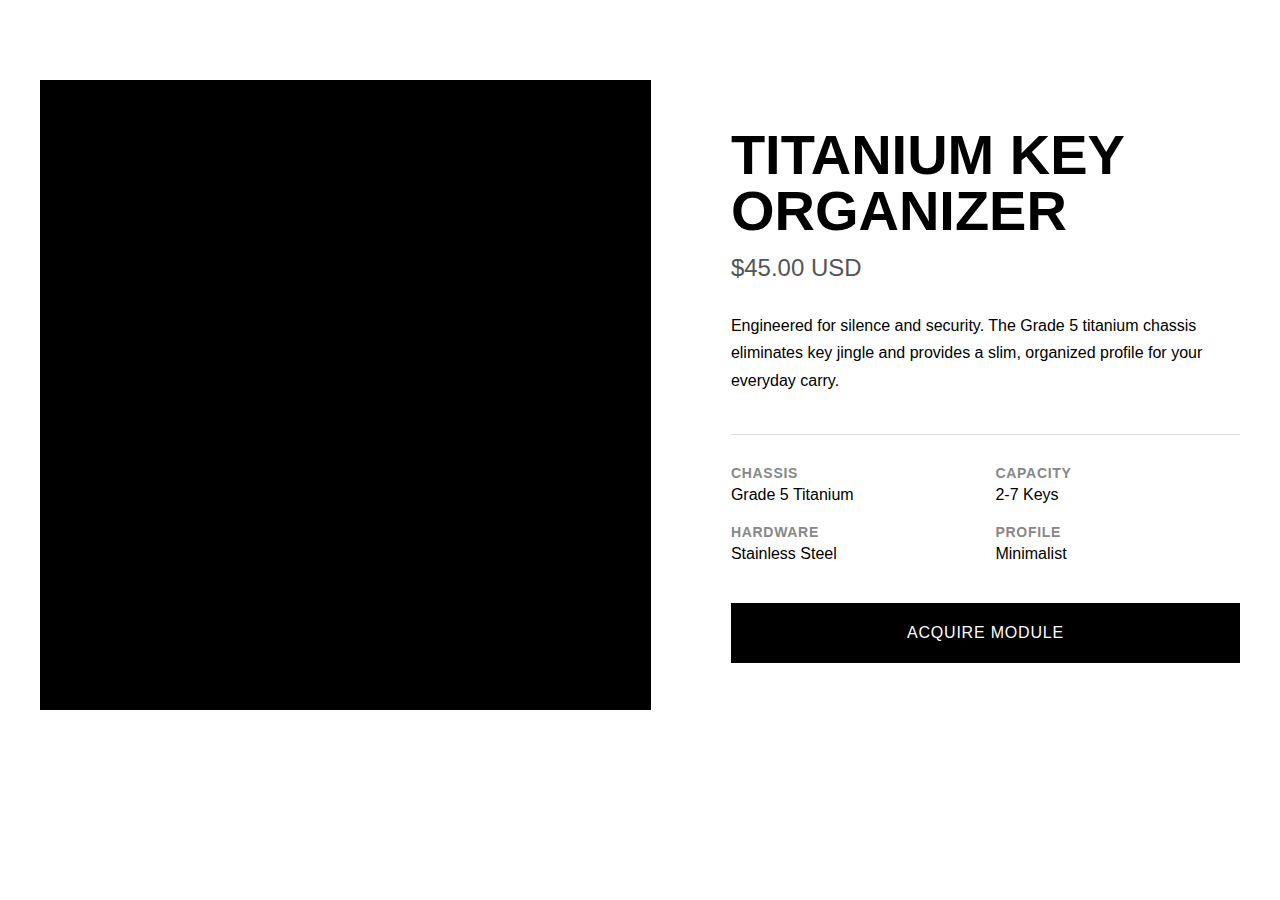
<file: products/key-organizer.html>
<!DOCTYPE html>
<html lang="en">
<head>
    <meta charset="UTF-8">
    <title>TITANIUM KEY ORGANIZER // FREYSTER</title>
    <!-- ... (links to css/js just like m-spec-pad.html) ... -->
    <link href="../assets/css/style.css" rel="stylesheet">
</head>
<body>
    <div class="main-wrapper">
        <!-- ... (header is the same) ... -->
        <section class="product-dossier-section">
            <div class="product-visual-large animate-on-scroll"></div>
            <div class="product-details animate-on-scroll" style="transition-delay: 0.2s;">
                <h1>TITANIUM KEY ORGANIZER</h1>
                <p class="price">$45.00 USD</p>
                <p class="description">Engineered for silence and security. The Grade 5 titanium chassis eliminates key jingle and provides a slim, organized profile for your everyday carry.</p>
                <div class="spec-grid">
                    <div class="spec-item"><h4>CHASSIS</h4><p>Grade 5 Titanium</p></div>
                    <div class="spec-item"><h4>CAPACITY</h4><p>2-7 Keys</p></div>
                    <div class="spec-item"><h4>HARDWARE</h4><p>Stainless Steel</p></div>
                    <div class="spec-item"><h4>PROFILE</h4><p>Minimalist</p></div>
                </div>
                <button class="dossier-acquire-btn" onclick="cart.addToCart('TI-KEY-ORG-001')">ACQUIRE MODULE</button>
            </div>
        </section>
        <!-- ... (footer is the same) ... -->
    </div>
    <script src="../assets/js/products.js"></script>
    <script src="../assets/js/cart.js"></script>
    <script src="../assets/js/main.js"></script>
</body>
</html>
</file>
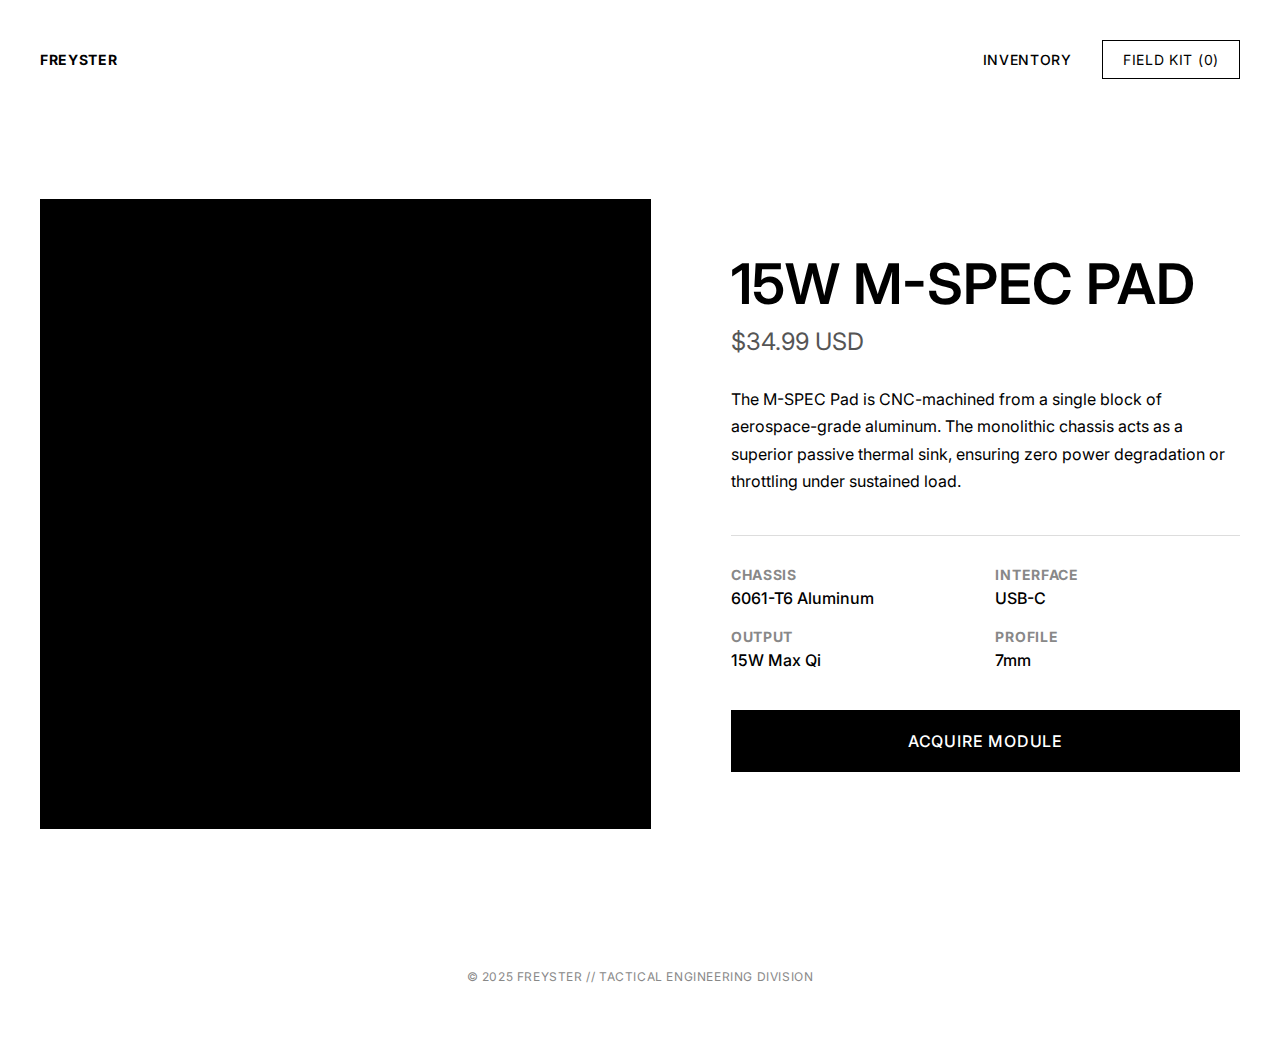
<file: products/m-spec-pad.html>
<!DOCTYPE html>
<html lang="en">
<head>
    <meta charset="UTF-8">
    <meta name="viewport" content="width=device-width, initial-scale=1.0">
    <title>M-SPEC PAD // FREYSTER</title>
    <link href="https://fonts.googleapis.com/css2?family=Inter:wght@400;500;600;700;800;900&display=swap" rel="stylesheet">
    <!-- Note the relative path to the CSS file -->
    <link href="../assets/css/style.css" rel="stylesheet">
</head>
<body>

    <div id="cart-modal-container"></div>

    <div class="main-wrapper">

        <!-- HEADER (same as index, but with corrected paths) -->
        <header class="site-header">
            <a href="../index.html" class="logo">FREYSTER</a>
            <nav class="site-nav">
                <a href="../index.html#inventory">INVENTORY</a>
                <button id="cart-button">FIELD KIT (<span id="cart-count">0</span>)</button>
            </nav>
        </header>

        <!-- PRODUCT DOSSIER SECTION -->
        <section class="product-dossier-section">
            <div class="product-visual-large animate-on-scroll">
                <!-- Your high-fidelity Blender render goes here -->
            </div>
            <div class="product-details animate-on-scroll" style="transition-delay: 0.2s;">
                <h1>15W M-SPEC PAD</h1>
                <p class="price">$34.99 USD</p>
                <p class="description">
                    The M-SPEC Pad is CNC-machined from a single block of aerospace-grade aluminum. 
                    The monolithic chassis acts as a superior passive thermal sink, ensuring zero power 
                    degradation or throttling under sustained load.
                </p>
                <div class="spec-grid">
                    <div class="spec-item">
                        <h4>CHASSIS</h4>
                        <p>6061-T6 Aluminum</p>
                    </div>
                    <div class="spec-item">
                        <h4>INTERFACE</h4>
                        <p>USB-C</p>
                    </div>
                    <div class="spec-item">
                        <h4>OUTPUT</h4>
                        <p>15W Max Qi</p>
                    </div>
                    <div class="spec-item">
                        <h4>PROFILE</h4>
                        <p>7mm</p>
                    </div>
                </div>
                <button class="dossier-acquire-btn" onclick="cart.addToCart('CJSJ212415202BY')">ACQUIRE MODULE</button>
            </div>
        </section>

        <!-- FOOTER (same as index) -->
        <footer class="site-footer-bottom">
            &copy; 2025 FREYSTER // TACTICAL ENGINEERING DIVISION
        </footer>
    </div>

    <!-- SCRIPT files with corrected paths -->
    <script src="../assets/js/products.js"></script>
    <script src="../assets/js/cart.js"></script>
    <script src="../assets/js/main.js"></script>
</body>
</html>
</file>
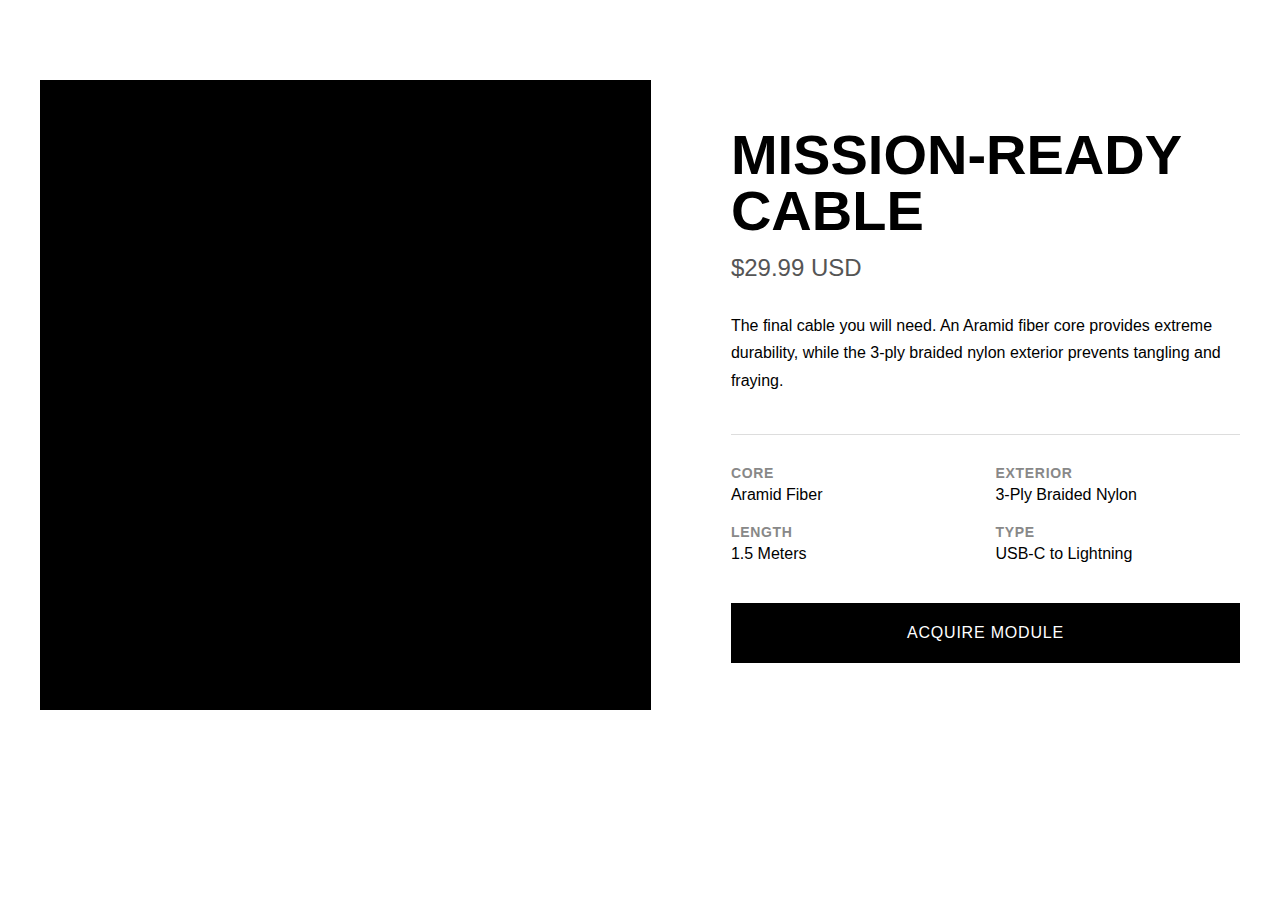
<file: products/mission-cable.html>
<!DOCTYPE html>
<html lang="en">
<head>
    <meta charset="UTF-8">
    <title>MISSION-READY CABLE // FREYSTER</title>
    <!-- ... (links to css/js) ... -->
    <link href="../assets/css/style.css" rel="stylesheet">
</head>
<body>
    <div class="main-wrapper">
        <!-- ... (header) ... -->
        <section class="product-dossier-section">
            <div class="product-visual-large animate-on-scroll"></div>
            <div class="product-details animate-on-scroll" style="transition-delay: 0.2s;">
                <h1>MISSION-READY CABLE</h1>
                <p class="price">$29.99 USD</p>
                <p class="description">The final cable you will need. An Aramid fiber core provides extreme durability, while the 3-ply braided nylon exterior prevents tangling and fraying.</p>
                <div class="spec-grid">
                    <div class="spec-item"><h4>CORE</h4><p>Aramid Fiber</p></div>
                    <div class="spec-item"><h4>EXTERIOR</h4><p>3-Ply Braided Nylon</p></div>
                    <div class="spec-item"><h4>LENGTH</h4><p>1.5 Meters</p></div>
                    <div class="spec-item"><h4>TYPE</h4><p>USB-C to Lightning</p></div>
                </div>
                <button class="dossier-acquire-btn" onclick="cart.addToCart('AR-CABLE-002')">ACQUIRE MODULE</button>
            </div>
        </section>
        <!-- ... (footer) ... -->
    </div>
    <script src="../assets/js/products.js"></script>
    <script src="../assets/js/cart.js"></script>
    <script src="../assets/js/main.js"></script>
</body>
</html>
</file>
<file: assets/css/style.css>
/* assets/css/style.css */

/* 1. BASE STYLES */
@import url('base/reset.css');
@import url('base/variables.css');
@import url('base/typography.css');

/* 2. REUSABLE COMPONENTS */
@import url('components/header.css');
@import url('components/buttons.css');
@import url('components/module-card.css');

/* 3. PAGE-SPECIFIC LAYOUTS */
@import url('pages/product-dossier.css');

@import url('pages/deployment.css');
</file>
